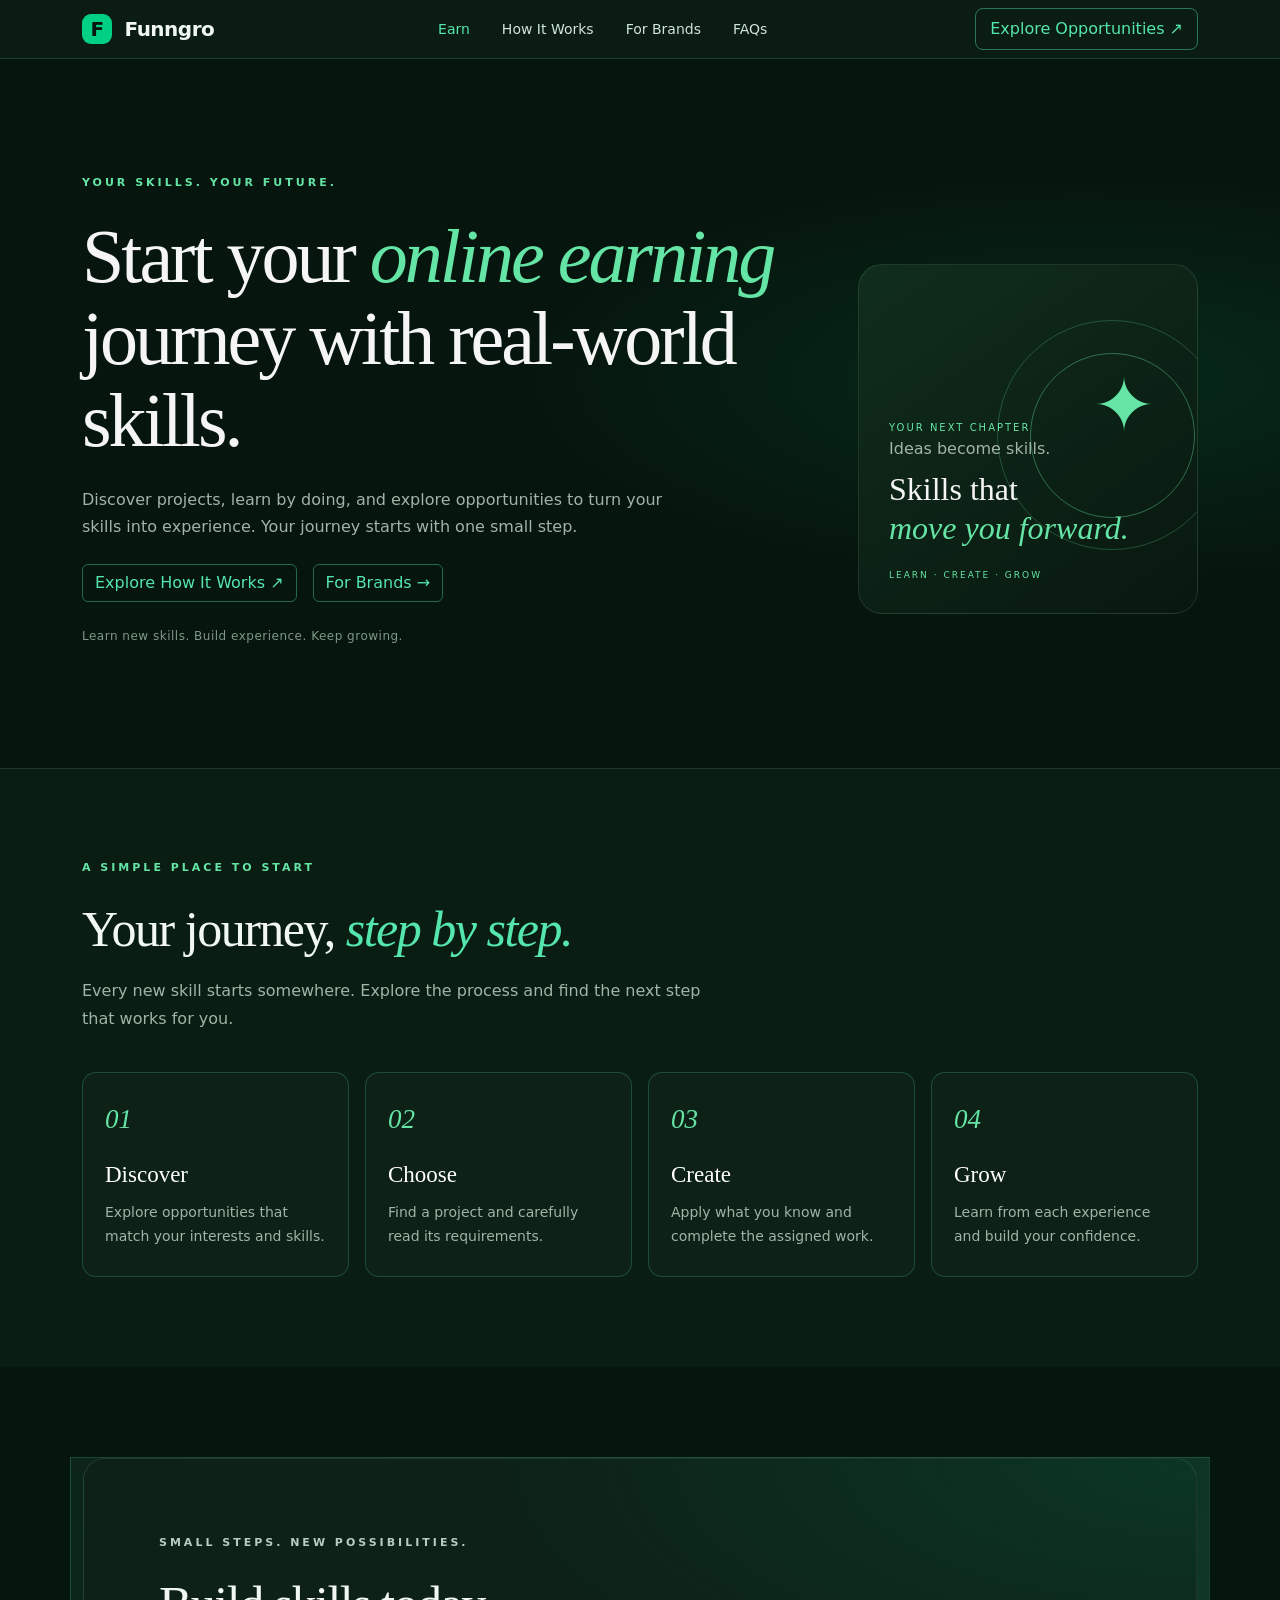
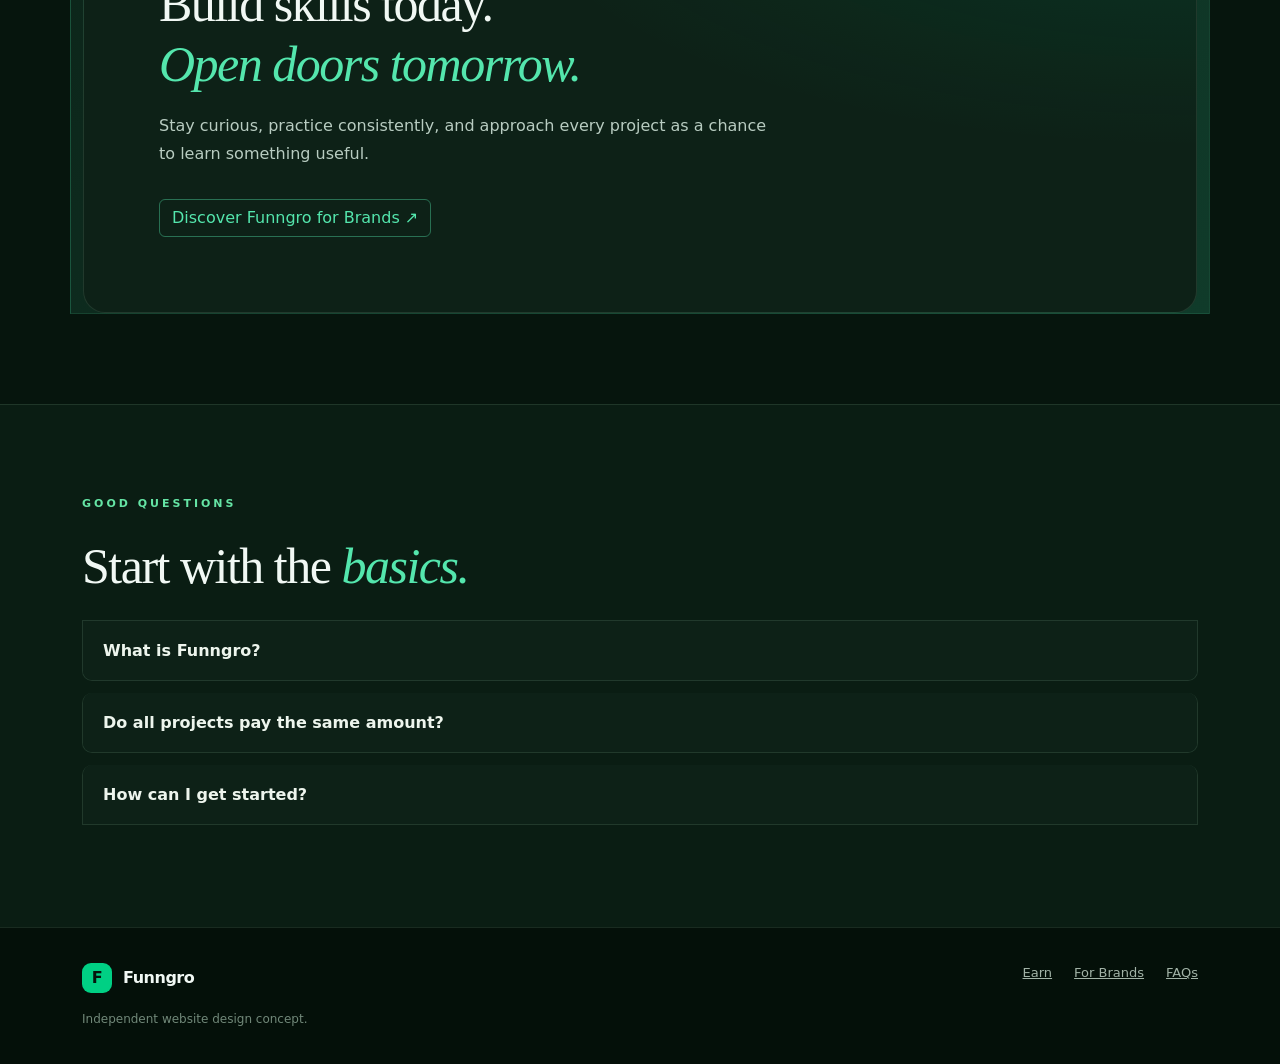
<file: index.html>
<!DOCTYPE html>
<html lang="en">
<head>
    <meta charset="UTF-8">
    <meta name="viewport" content="width=device-width, initial-scale=1.0">
    <meta name="description" content="Discover opportunities to learn new skills, work on real-world projects, and explore online earning with Funngro.">
    <meta name="theme-color" content="#06150d">
<title>Earn Online with Funngro | Teen Opportunities</title>
    <link rel="stylesheet" href="style.css">
    <link
        href="https://cdn.jsdelivr.net/npm/bootstrap@5.3.3/dist/css/bootstrap.min.css"
        rel="stylesheet">
</head>

<body>

    <nav class="navbar navbar-expand-lg navbar-dark site-navbar">
        <div class="container">
            <a class="navbar-brand fw-bold" href="index.html">
                <span class="brand-mark">F</span> Funngro
            </a>

            <button class="navbar-toggler" type="button"
                data-bs-toggle="collapse"
                data-bs-target="#mainNav"
                aria-controls="mainNav"
                aria-expanded="false"
                aria-label="Toggle navigation">
                <span class="navbar-toggler-icon"></span>
            </button>

            <div class="collapse navbar-collapse" id="mainNav">
                <ul class="navbar-nav mx-auto mb-2 mb-lg-0">
                    <li class="nav-item">
                        <a class="nav-link active" href="index.html">Earn</a>
                    </li>
                    <li class="nav-item">
                        <a class="nav-link" href="#steps">How It Works</a>
                    </li>
                    <li class="nav-item">
                        <a class="nav-link" href="brands.html">For Brands</a>
                    </li>
                    <li class="nav-item">
                        <a class="nav-link" href="#faq">FAQs</a>
                    </li>
                </ul>

                <a class="btn btn-green" href="#steps">Explore Opportunities ↗</a>
            </div>
        </div>
    </nav>

    <main>
        <section class="hero-section">
            <div class="container">
                <p class="eyebrow">YOUR SKILLS. YOUR FUTURE.</p>

                <div class="row align-items-center g-5">
                    <div class="col-lg-8">
                        <h1>
                            Start your <span>online earning</span>
                            journey with real-world skills.
                        </h1>

                        <p class="hero-description">
                            Discover projects, learn by doing, and explore
                            opportunities to turn your skills into experience.
                            Your journey starts with one small step.
                        </p>

                        <div class="works d-flex flex-wrap gap-3 mt-4">
                            <a href="#steps" class="btn btn-green">
                                Explore How It Works ↗
                            </a>
                            <a href="brands.html" class="btn btn-outline-green">
                                For Brands →
                            </a>
                        </div>

                        <p class="small-note mt-4">
                            Learn new skills. Build experience. Keep growing.
                        </p>
                    </div>

                    <div class="col-lg-4">
                        <div class="feature-panel">
                            <span class="panel-label">YOUR NEXT CHAPTER</span>
                            <div class="orbit orbit-one"></div>
                            <div class="orbit orbit-two"></div>

                            <div class="feature-icon">✦</div>

                            <p class="panel-caption">Ideas become skills.</p>
                            <h2>Skills that<br><span>move you forward.</span></h2>

                            <div class="mini-tag">LEARN · CREATE · GROW</div>
                        </div>
                    </div>
                </div>
            </div>
        </section>

        <section class="steps-section section-space" id="steps">
            <div class="container">
                <p class="eyebrow">A SIMPLE PLACE TO START</p>
                <h2 class="section-heading">
                    Your journey, <span>step by step.</span>
                </h2>
                <p class="section-intro">
                    Every new skill starts somewhere. Explore the process
                    and find the next step that works for you.
                </p>

                <div class="row g-3 mt-4">
                    <div class="col-md-6 col-lg-3">
                        <article class="step-card">
                            <span class="step-number">01</span>
                            <h3>Discover</h3>
                            <p>Explore opportunities that match your interests and skills.</p>
                        </article>
                    </div>

                    <div class="col-md-6 col-lg-3">
                        <article class="step-card">
                            <span class="step-number">02</span>
                            <h3>Choose</h3>
                            <p>Find a project and carefully read its requirements.</p>
                        </article>
                    </div>

                    <div class="col-md-6 col-lg-3">
                        <article class="step-card">
                            <span class="step-number">03</span>
                            <h3>Create</h3>
                            <p>Apply what you know and complete the assigned work.</p>
                        </article>
                    </div>

                    <div class="col-md-6 col-lg-3">
                        <article class="step-card">
                            <span class="step-number">04</span>
                            <h3>Grow</h3>
                            <p>Learn from each experience and build your confidence.</p>
                        </article>
                    </div>
                </div>
            </div>
        </section>

        <section class="growth-section section-space">
            <div class="container">
                <div class="growth-panel">
                    <p class="eyebrow">SMALL STEPS. NEW POSSIBILITIES.</p>
                    <h2 class="section-heading">
                        Build skills today.<br>
                        <span>Open doors tomorrow.</span>
                    </h2>
                    <p class="section-intro">
                        Stay curious, practice consistently, and approach
                        every project as a chance to learn something useful.
                    </p>
                    <a href="brands.html" class="btn btn-green mt-3">
                        Discover Funngro for Brands ↗
                    </a>
                </div>
            </div>
        </section>

        <section class="faq-section section-space" id="faq">
            <div class="container narrow-container">
                <p class="eyebrow">GOOD QUESTIONS</p>
                <h2 class="section-heading">
                    Start with the <span>basics.</span>
                </h2>

                <div class="  custom-accordion mt-4" id="faqList">
                    <div class="accordion-item">
                        <h3 class="accordion-header">
                            <button class="accordion-button collapsed"
                                type="button" data-bs-toggle="collapse"
                                data-bs-target="#faqOne">
                                What is Funngro?
                            </button>
                        </h3>
                        <div id="faqOne" class="accordion-collapse collapse"
                            data-bs-parent="#faqList">
                            <div class="accordion-body">
                                Funngro connects young people with opportunities
                                to explore skills and real-world projects.
                                Check the official platform for current details.
                            </div>
                        </div>
                    </div>

                    <div class="accordion-item">
                        <h3 class="accordion-header">
                            <button class="accordion-button collapsed"
                                type="button" data-bs-toggle="collapse"
                                data-bs-target="#faqTwo">
                                Do all projects pay the same amount?
                            </button>
                        </h3>
                        <div id="faqTwo" class="accordion-collapse collapse"
                            data-bs-parent="#faqList">
                            <div class="accordion-body">
                                No. Compensation and eligibility depend on the
                                specific project. Always review its terms before
                                starting.
                            </div>
                        </div>
                    </div>

                    <div class="accordion-item">
                        <h3 class="accordion-header">
                            <button class="accordion-button collapsed"
                                type="button" data-bs-toggle="collapse"
                                data-bs-target="#faqThree">
                                How can I get started?
                            </button>
                        </h3>
                        <div id="faqThree" class="accordion-collapse collapse"
                            data-bs-parent="#faqList">
                            <div class="accordion-body">
                                Visit the official Funngro website, review
                                the available opportunities, and follow the
                                instructions for each project.
                            </div>
                        </div>
                    </div>
                </div>
            </div>
        </section>
    </main>

    <footer class="site-footer">
        <div class="container d-flex flex-wrap justify-content-between gap-3">
            <a class="navbar-brand fw-bold" href="index.html">
                <span class="brand-mark">F</span> Funngro
            </a>
            <div class="footer-links">
                <a href="index.html">Earn</a>
                <a href="brands.html">For Brands</a>

<a href="index.html#faq">FAQs</a>
            </div>
            <p class="footer-copy">Independent website design concept.</p>
        </div>
    </footer>

    <script src="https://cdn.jsdelivr.net/npm/bootstrap@5.3.3/dist/js/bootstrap.bundle.min.js"></script>
</body>
</html>
</file>
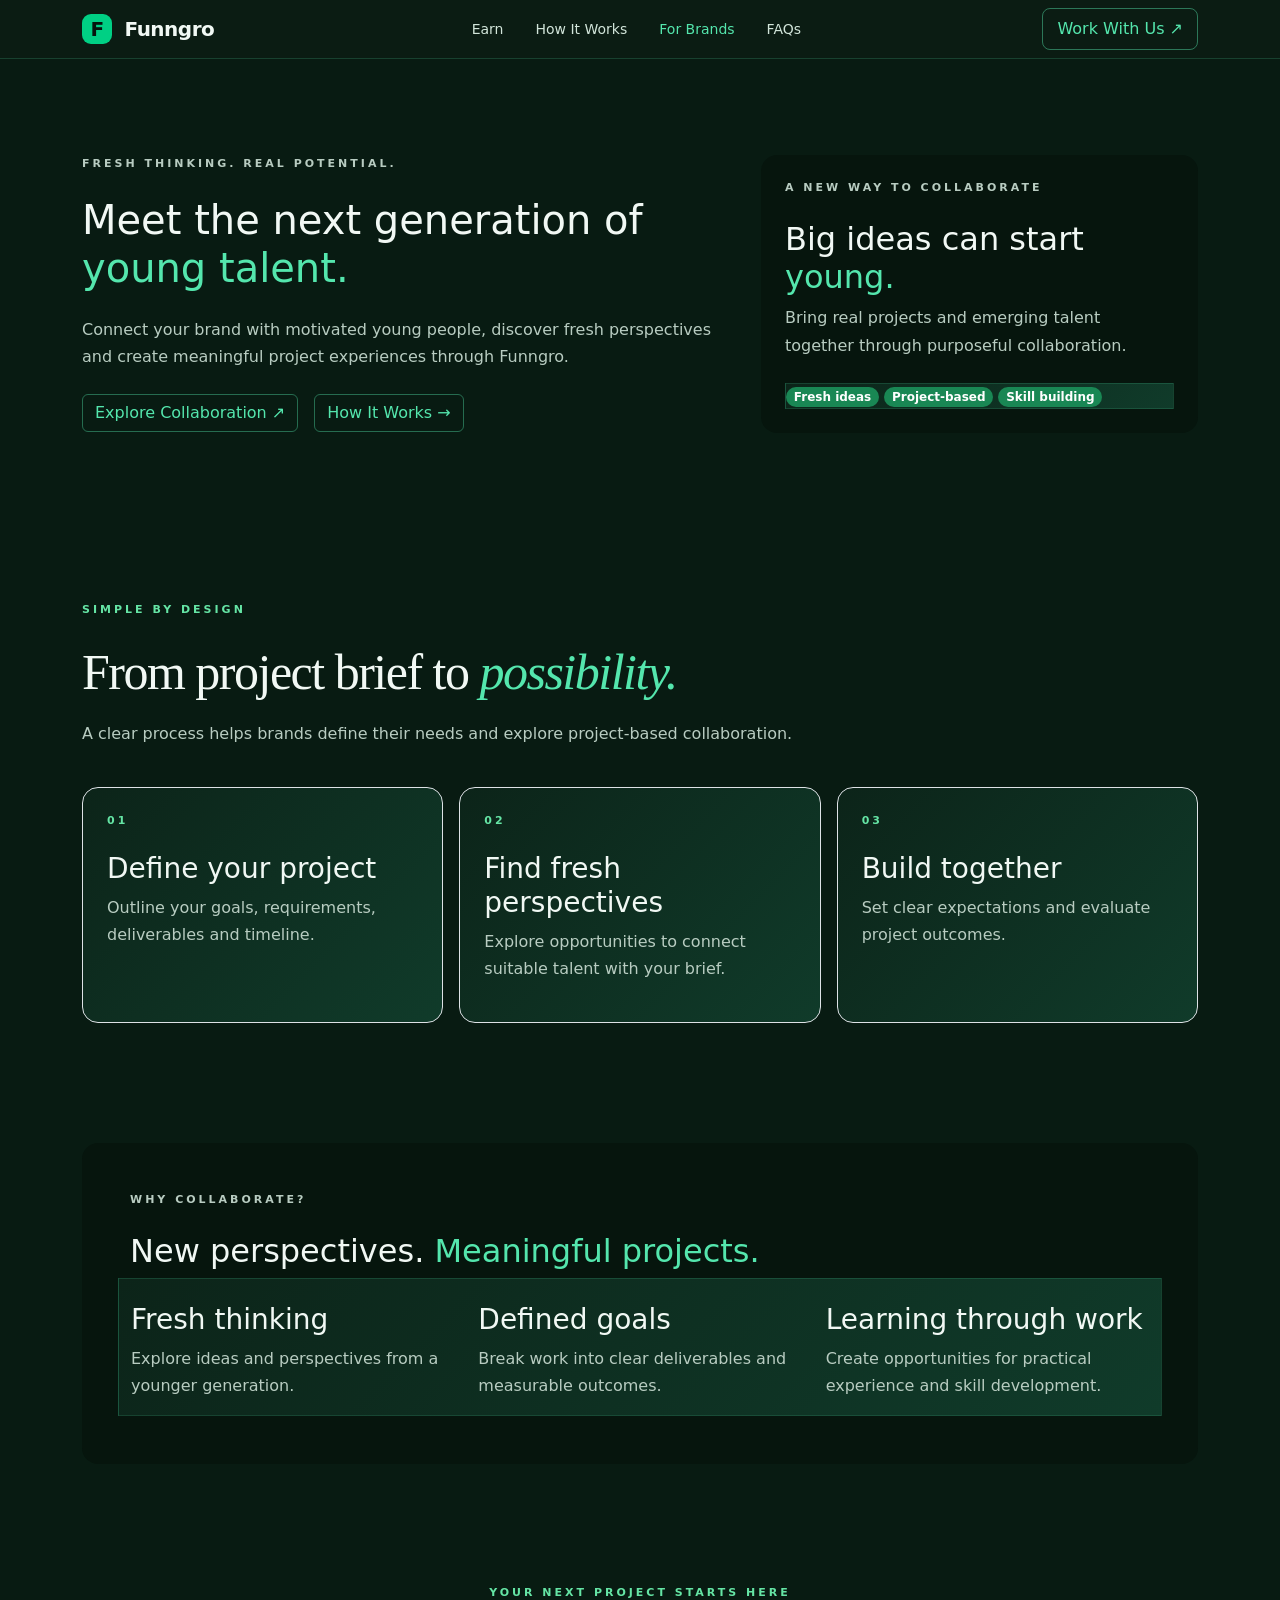
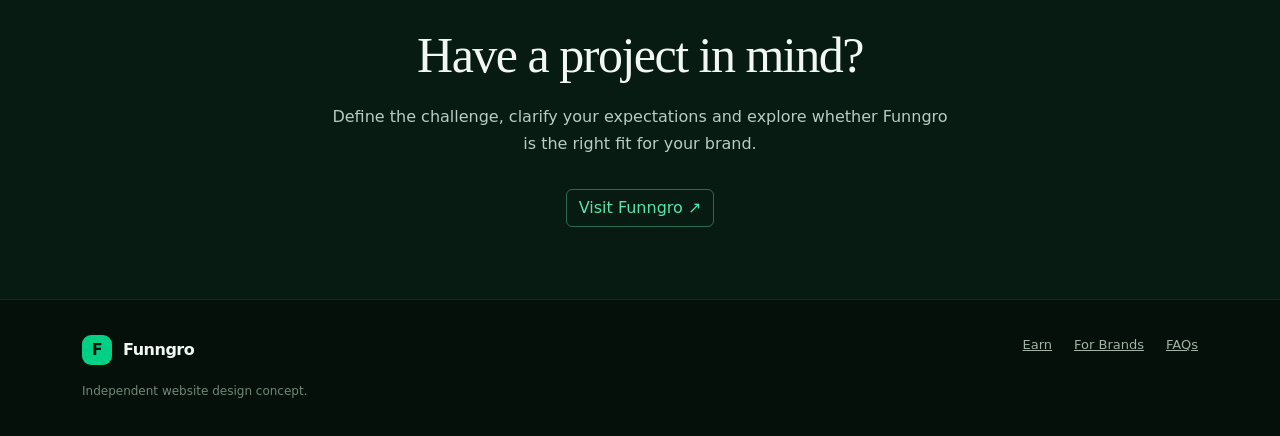
<file: brands.html>
<!DOCTYPE html>
<html lang="en">

<head>
  <meta charset="UTF-8">
  <meta name="viewport" content="width=device-width, initial-scale=1.0">

  <title>For Brands | Discover Young Talent with Funngro</title>

  <meta name="description" content="Discover how brands can connect with young talent through meaningful projects, fresh ideas and skill-building opportunities with Funngro.">

  <meta name="robots" content="index, follow">
  <meta name="theme-color" content="#06150d">
  <link rel="stylesheet" href="style.css">

  <link
    href="https://cdn.jsdelivr.net/npm/bootstrap@5.3.3/dist/css/bootstrap.min.css"
    rel="stylesheet">
</head>

<body>

<nav class="navbar navbar-expand-lg navbar-dark site-navbar">
        <div class="container">
            <a class="navbar-brand fw-bold" href="index.html">
                <span class="brand-mark">F</span> Funngro
            </a>

            <button class="navbar-toggler" type="button"
                data-bs-toggle="collapse"
                data-bs-target="#mainNav"
                aria-controls="mainNav"
                aria-expanded="false"
                aria-label="Toggle navigation">
                <span class="navbar-toggler-icon"></span>
            </button>

            <div class="collapse navbar-collapse" id="mainNav">
                <ul class="navbar-nav mx-auto mb-2 mb-lg-0">
                    <li class="nav-item">
                        <a class="nav-link " href="index.html">Earn</a>
                    </li>
                    <li class="nav-item">
                        <a class="nav-link" href="index.html#steps">How It Works</a>
                    </li>
                    <li class="nav-item">
                        <a class="nav-link active" href="brands.html">For Brands</a>
                    </li>
                    <li class="nav-item">
                        <a class="nav-link" href="index.html#faq">FAQs</a>
                    </li>
                </ul>
      <a class="btn" href="#get-started">Work With Us ↗</a>
    </div>
  </div>
</nav>

<main>
  <section class="hero py-5">
    <div class="container py-5">
      <div class="row align-items-center g-5">
        <div class="col-lg-7">
          <p class="eyebrow">FRESH THINKING. REAL POTENTIAL.</p>

          <h1>
            Meet the next generation of
            <span>young talent.</span>
          </h1>

          <p class="mt-4">
            Connect your brand with motivated young people, discover
            fresh perspectives and create meaningful project experiences
            through Funngro.
          </p>

          <div class="d-flex flex-wrap gap-3 mt-4">
            <a href="#get-started" class="btn">Explore Collaboration ↗</a>
            <a href="#how-it-works" class="btn">How It Works →</a>
          </div>
        </div>

        <div class="col-lg-5">
          <div class="growth-section p-4 rounded-4">
            <p class="eyebrow">A NEW WAY TO COLLABORATE</p>
            <h2>Big ideas can start <span>young.</span></h2>
            <p>
              Bring real projects and emerging talent together
              through purposeful collaboration.
            </p>
            <div class="mt-4">
              <span class="badge rounded-pill text-bg-success">Fresh ideas</span>
              <span class="badge rounded-pill text-bg-success">Project-based</span>
              <span class="badge rounded-pill text-bg-success">Skill building</span>
            </div>
          </div>
        </div>
      </div>
    </div>
  </section>

  <section id="how-it-works" class="py-5">
    <div class="container py-4">
      <p class="eyebrow">SIMPLE BY DESIGN</p>
      <h2 class="section-heading">From project brief to <span>possibility.</span></h2>
      <p class="mb-4">
        A clear process helps brands define their needs and explore
        project-based collaboration.
      </p>

      <div class="row g-3 mt-3">
        <div class="col-md-4">
          <article class="p-4 h-100 rounded-4 border">
            <p class="eyebrow">01</p>
            <h3>Define your project</h3>
            <p>Outline your goals, requirements, deliverables and timeline.</p>
          </article>
        </div>

        <div class="col-md-4">
          <article class="p-4 h-100 rounded-4 border">
            <p class="eyebrow">02</p>
            <h3>Find fresh perspectives</h3>
            <p>Explore opportunities to connect suitable talent with your brief.</p>
          </article>
        </div>

        <div class="col-md-4">
          <article class="p-4 h-100 rounded-4 border">
            <p class="eyebrow">03</p>
            <h3>Build together</h3>
            <p>Set clear expectations and evaluate project outcomes.</p>
          </article>
        </div>
      </div>
    </div>
  </section>

  <section class="py-5">
    <div class="container">
      <div class="growth-section p-4 p-md-5 rounded-4">
        <p class="eyebrow">WHY COLLABORATE?</p>
        <h2>New perspectives. <span>Meaningful projects.</span></h2>

        <div class="row g-4 mt-2">
          <div class="col-md-4">
            <h3>Fresh thinking</h3>
            <p>Explore ideas and perspectives from a younger generation.</p>
          </div>
          <div class="col-md-4">
            <h3>Defined goals</h3>
            <p>Break work into clear deliverables and measurable outcomes.</p>
          </div>
          <div class="col-md-4">
            <h3>Learning through work</h3>
            <p>Create opportunities for practical experience and skill development.</p>
          </div>
        </div>
      </div>
    </div>
  </section>

  <section id="get-started" class="py-5">
    <div class="container py-4 text-center ">
      <p class="eyebrow">YOUR NEXT PROJECT STARTS HERE</p>
      <h2 class="section-heading">Have a project in mind?</h2>
      <p class="mx-auto" style="max-width: 620px;">
        Define the challenge, clarify your expectations and explore
        whether Funngro is the right fit for your brand.
      </p>
      <a href="https://www.funngro.com/" class="btn mt-3">
        Visit Funngro ↗
      </a>
    </div>
  </section>
</main>


    <footer class="site-footer">
        <div class="container d-flex flex-wrap justify-content-between gap-3">
            <a class="navbar-brand fw-bold" href="index.html">
                <span class="brand-mark">F</span> Funngro
            </a>
            <div class="footer-links">
                <a href="index.html">Earn</a>
                <a href="brands.html">For Brands</a>
<a href="index.html#faq">FAQs</a>
            </div>
            <p class="footer-copy">Independent website design concept.</p>
        </div>
    </footer>

<script src="https://cdn.jsdelivr.net/npm/bootstrap@5.3.3/dist/js/bootstrap.bundle.min.js"></script>
</body>
</html>
</file>
<file: style.css>
/* ========================================
   FUNNGRO WEBSITE - GLOBAL STYLES
======================================== */

:root {
    --bg: #06150d;
    --bg-light: #0a1d13;
    --card: #0d2117;
    --green: #00d084;
    --green-light: #65e5a5;
    --white: #edf5ed;
    --muted: #a2b3a7;
    --border: rgba(148, 194, 163, 0.15);
}

* {
    box-sizing: border-box;
}

html {
    scroll-behavior: smooth;
    scroll-padding-top: 90px;
}

body {
    margin: 0;
    background: var(--bg);
    color: var(--white);
    font-family: Arial, Helvetica, sans-serif;
    line-height: 1.7;
}

a {
    text-decoration: none;
}

.site-navbar {
    background: rgba(6, 21, 13, 0.96);
    border-bottom: 1px solid var(--border);
    padding: 18px 0;
}

.navbar-brand {
    color: var(--white) !important;
    letter-spacing: -0.5px;
}

.brand-mark {
    display: inline-flex;
    align-items: center;
    justify-content: center;
    width: 30px;
    height: 30px;
    margin-right: 6px;
    border-radius: 9px;
    background: var(--green);
    color: var(--bg);
    font-weight: 800;
}

.navbar-nav .nav-link {
    color: var(--muted);
    margin: 0 8px;
    font-size: 14px;
    transition: color 0.2s ease;
}

.navbar-nav .nav-link:hover,
.navbar-nav .nav-link.active {
    color: var(--green-light);
}

.btn-green {
    display: inline-block;
    background: var(--green);
    color: #032012;
    border: 1px solid var(--green);
    border-radius: 30px;
    padding: 12px 22px;
    font-size: 14px;
    font-weight: 700;
    transition: 0.25s ease;
}

.btn-green:hover {
    background: var(--green-light);
    border-color: var(--green-light);
    color: #032012;
    transform: translateY(-2px);
}

.btn-outline-green {
    display: inline-block;
    border: 1px solid rgba(0, 208, 132, 0.65);
    border-radius: 30px;
    color: var(--green-light);
    padding: 12px 22px;
    font-size: 14px;
    transition: 0.25s ease;
}

.btn-outline-green:hover {
    background: rgba(0, 208, 132, 0.1);
    color: var(--white);
}

.hero-section {
    position: relative;
    overflow: hidden;
    padding: 115px 0 105px;
    background:
        radial-gradient(ellipse at 85% 45%,
        rgba(0, 208, 132, 0.11), transparent 38%),
        var(--bg);
}

.eyebrow {
    color: var(--green-light);
    font-size: 11px;
    font-weight: 700;
    letter-spacing: 3px;
    text-transform: uppercase;
    margin-bottom: 22px;
}

.hero-section h1 {
    max-width: 850px;
    font-family: Georgia, "Times New Roman", serif;
    font-size: clamp(42px, 6vw, 76px);
    font-weight: 500;
    letter-spacing: -3px;
    line-height: 1.08;
    color: whitesmoke;
    margin-bottom: 25px;
}

.hero-section h1 span,
.section-heading span,
.feature-panel h2 span {
    color: var(--green-light);
    font-style: italic;

}
.feature-panel h2
{
    color:  whitesmoke;
}
.hero-description,
.section-intro {
    max-width: 620px;
    color: var(--muted);
    font-size: 16px;
}

.small-note {
    color: #7f9987;
    font-size: 12px;
    letter-spacing: 0.5px;
}

.feature-panel {
    position: relative;
    min-height: 350px;
    overflow: hidden;
    padding: 30px;
    border: 1px solid var(--border);
    border-radius: 24px;
    background: linear-gradient(145deg, #102d1d, #09180f);
    display: flex;
    flex-direction: column;
    justify-content: flex-end;
}

.panel-label,
.mini-tag {
    position: relative;
    z-index: 1;
    color: var(--green-light);
    font-size: 10px;
    letter-spacing: 2px;
}

.panel-caption {
    position: relative;
    z-index: 1;
    color: var(--muted);
    margin: 0 0 8px;
}

.feature-panel h2 {
    position: relative;
    z-index: 1;
    font-family: Georgia, "Times New Roman", serif;
    font-size: 32px;
    line-height: 1.2;
}

.feature-icon {
    position: absolute;
    top: 85px;
    right: 42px;
    z-index: 1;
    color: var(--green-light);
    font-size: 74px;
}

.orbit {
    position: absolute;
    width: 230px;
    height: 230px;
    top: 55px;
    right: -30px;
    border: 1px solid rgba(101, 229, 165, 0.25);
    border-radius: 50%;
}

.orbit-two {
    width: 165px;
    height: 165px;
    top: 88px;
    right: 2px;
    border-color: rgba(101, 229, 165, 0.4);
}

.mini-tag {
    margin-top: 14px;
    font-size: 9px;
}

.section-space {
    padding: 90px 0;
}

.steps-section {
    border-top: 1px solid var(--border);
    background: var(--bg-light);
}

.section-heading {
    max-width: 800px;
    margin-bottom: 18px;
    font-family: Georgia, "Times New Roman", serif;
    font-size: clamp(32px, 4vw, 50px);
    font-weight: 500;
    line-height: 1.2;
    letter-spacing: -1.5px;
}

.step-card {
    height: 100%;
    min-height: 205px;
    padding: 26px 22px;
    border: 1px solid var(--border);
    border-radius: 14px;
    background: var(--card);
    transition: border-color 0.25s ease,
                transform 0.25s ease;
}

.step-card:hover {
    border-color: rgba(0, 208, 132, 0.6);
    transform: translateY(-5px);
}

.step-number {
    display: inline-block;
    margin-bottom: 22px;
    color: var(--green-light);
    font-family: Georgia, "Times New Roman", serif;
    font-size: 27px;
    font-style: italic;
}

.step-card h3 {
    font-family: Georgia, "Times New Roman", serif;
    font-size: 23px;
    color: white;
    margin-bottom: 12px;
}

.step-card p {
    color: var(--muted);
    font-size: 14px;
    margin-bottom: 0;
}

.growth-panel {
    padding: clamp(30px, 6vw, 75px);
    border: 1px solid var(--border);
    border-radius: 22px;
    background:
        radial-gradient(ellipse at 100% 0%,
        rgba(0, 208, 132, 0.12), transparent 45%),
        var(--card);
}

.faq-section {
    background: var(--bg-light);
    border-top: 1px solid var(--border);
}

.narrow-container {
    max-width: 850px;
}

.custom-accordion .accordion-item {
    color: var(--white);
    background: var(--card);
    border: 1px solid var(--border);
    margin-bottom: 12px;
    border-radius: 10px;
    overflow: hidden;
}

.custom-accordion .accordion-button {
    background: var(--card);
    color: var(--white);
    padding: 20px;
    font-weight: 600;
    box-shadow: none;
}

.custom-accordion .accordion-button::after {
    filter: brightness(0) saturate(100%)
        invert(79%) sepia(47%) saturate(500%)
        hue-rotate(90deg);
}

.custom-accordion .accordion-button:not(.collapsed) {
    color: var(--green-light);
}

.custom-accordion .accordion-body {
    color: var(--muted);
    padding: 0 20px 22px;
    font-size: 14px;
}

.site-footer {
    padding: 35px 0;
    border-top: 1px solid var(--border);
    background: #041009;
}

.footer-links {
    display: flex;
    flex-wrap: wrap;
    gap: 22px;
}

.footer-links a {
    color: var(--muted);
    font-size: 13px;
}

.footer-links a:hover {
    color: var(--green-light);
}

.footer-copy {
    width: 100%;
    color: #718879;
    font-size: 12px;
    margin: 0;
}

:focus-visible {
    outline: 2px solid var(--green-light);
    outline-offset: 4px;
}

@media (max-width: 991px) {
    .hero-section {
        padding: 80px 0;
    }

    .feature-panel {
        min-height: 290px;
        
    }
    .navbar-nav {
        padding: 18px 0;
    }
}

@media (max-width: 575px) {
    .hero-section {
        padding: 65px 0;
    }

    .hero-section h1 {
        letter-spacing: -1.5px;
    }

    .section-space {
        padding: 65px 0;
    }

    .feature-panel {
        min-height: 280px;
    }

    .footer-links {
        gap: 15px;
    }
}

@media (prefers-reduced-motion: reduce) {
    *,
    *::before,
    *::after {
        scroll-behavior: auto !important;
        transition-duration: 0.01ms !important;
        animation-duration: 0.01ms !important;
    }
}

/* ===== Readability & Theme Fixes ===== */

/* Make headings easier to read */
.hero h1,
.section-heading,
.growth-section h2,
.faq-section h2 {
  color: #f1f8f4;
}

/* Keep highlighted words mint green */
.hero h1 span,
.section-heading span,
.growth-section h2 span,
.faq-section h2 span {
  color: #54e6ad;
}

/* Improve paragraph readability */
.hero p,
section p,
footer p {
  color: #b8ccc1;
  line-height: 1.7;
}

/* Make links and buttons visible */
a.btn,
button.btn,
.hero a,
.growth-section a {
  color: #54e6ad;
  transition: all 0.25s ease;
}

a.btn:hover,
button.btn:hover,
.hero a:hover,
.growth-section a:hover {
  color: #06150d;
  background-color: #54e6ad;
  border-color: #54e6ad;
}

/* Keep the growth section consistent with the dark theme */
.growth-section {
  background: #06150d !important;
}

.growth-section > div {
  background: linear-gradient(135deg, #0c2419, #103b2a);
  border: 1px solid rgba(84, 230, 173, 0.15);
}

/* Match the FAQ accordion to our theme */
.accordion-button {
  background-color: #0c2117;
  color: #f1f8f4;
  box-shadow: none;
}

.accordion-button:not(.collapsed) {
  background-color: #103b2a;
  color: #54e6ad;
  box-shadow: none;
}

.accordion-button::after {
  filter: brightness(0) saturate(100%)
    invert(83%) sepia(27%) saturate(800%)
    hue-rotate(91deg) brightness(100%);
}

.accordion-body {
  background-color: #0c2117;
  color: #b8ccc1;
}

/* Keep FAQ text readable when focused */
.accordion-button:focus {
  border-color: #54e6ad;
  box-shadow: 0 0 0 0.15rem rgba(84, 230, 173, 0.15);
}

/* Small screens */
@media (max-width: 768px) {
  .hero h1 {
    font-size: clamp(2.3rem, 9vw, 3.5rem);
  }

  .hero,
  section {
    padding-top: 3rem;
    padding-bottom: 3rem;
  }
}

/* ===== Navbar visibility fix ===== */

.navbar {
  background-color: #0b1c13 !important;
  border-bottom: 1px solid rgba(84, 230, 173, 0.18);
}

.navbar .navbar-brand {
  color: #f1f8f4 !important;
  font-weight: 700;
}

.navbar .nav-link {
  color: #d2e5da !important;
  opacity: 1 !important;
  transition: color 0.2s ease;
}

.navbar .nav-link:hover,
.navbar .nav-link:focus,
.navbar .nav-link.active {
  color: #54e6ad !important;
}

.navbar .btn,
.navbar a.btn {
  color: #54e6ad !important;
  border: 1px solid rgba(84, 230, 173, 0.45);
  border-radius: 8px;
  padding: 8px 14px;
}

.navbar .btn:hover,
.navbar a.btn:hover {
  background-color: #54e6ad !important;
  color: #06150d !important;
}

/* Mobile navbar dropdown menu */
@media (max-width: 991.98px) {
  .navbar-collapse {
    background-color: #0b1c13;
    padding: 14px;
    border: 1px solid rgba(84, 230, 173, 0.18);
    border-radius: 10px;
    margin-top: 10px;
  }

  .navbar .nav-link {
    padding: 10px 8px;
  }
}

/* ===== Brands Page Contrast Fix ===== */

body {
  background-color: #06150d;
  color: #f1f8f4;
}

body p {
  color: #b8ccc1;
}

/* Headings */
body h1,
body h2,
body h3,
body h4 {
  color: #f1f8f4;
}

body h1 span,
body h2 span {
  color: #54e6ad;
}

/* Main page sections */
body main section {
  background-color: #081b12;
}

/* Cards */
body article,
body .growth-section {
  background: linear-gradient(135deg, #0c2419, #103b2a);
  color: #f1f8f4;
  border-color: rgba(84, 230, 173, 0.2) !important;
}

body article h3,
body .growth-section h2,
body .growth-section h3 {
  color: #f1f8f4;
}

body article p,
body .growth-section p {
  color: #b8ccc1;
}

/* Hero and CTA buttons */
body main a.btn {
  color: #54e6ad;
  border: 1px solid rgba(84, 230, 173, 0.4);
}

body main a.btn:hover {
  background: #54e6ad;
  color: #06150d;
}

/* Footer */
body footer {
  background-color: #041009;
  border-top: 1px solid rgba(84, 230, 173, 0.15);
}

body footer a {
  color: #b8ccc1;
}

body footer a:hover {
  color: #54e6ad;
}

/* Make the logo readable */
.navbar-brand {
  color: #f1f8f4 !important;
}

/* Center the Get Started section */
#get-started {
  text-align: center;
}

#get-started .section-heading {
  width: 100%;
  text-align: center;
  margin-left: auto;
  margin-right: auto;
}

#get-started p {
  margin-left: auto;
  margin-right: auto;
}

#get-started a.btn {
  display: inline-block;
}

/* Subtle green borders for brand cards */
body article {
  border: 1px solid rgba(84, 230, 173, 0.22) !important;
  transition: border-color 0.25s ease,
              transform 0.25s ease;
}

body article:hover {
  border-color: rgba(84, 230, 173, 0.55) !important;
  transform: translateY(-3px);
}

/* Mobile navbar dropdown overlay */
@media (max-width: 991.98px) {
  .navbar {
    position: relative;
    z-index: 1000;
  }

  .navbar-collapse {
    position: absolute;
    top: 100%;
    left: 12px;
    right: 12px;
    z-index: 1050;
    margin-top: 8px;
    padding: 16px;
    background: #0b1c13;
    border: 1px solid rgba(84, 230, 173, 0.25);
    border-radius: 12px;
    box-shadow: 0 12px 30px rgba(0, 0, 0, 0.35);
  }
}
</file>
